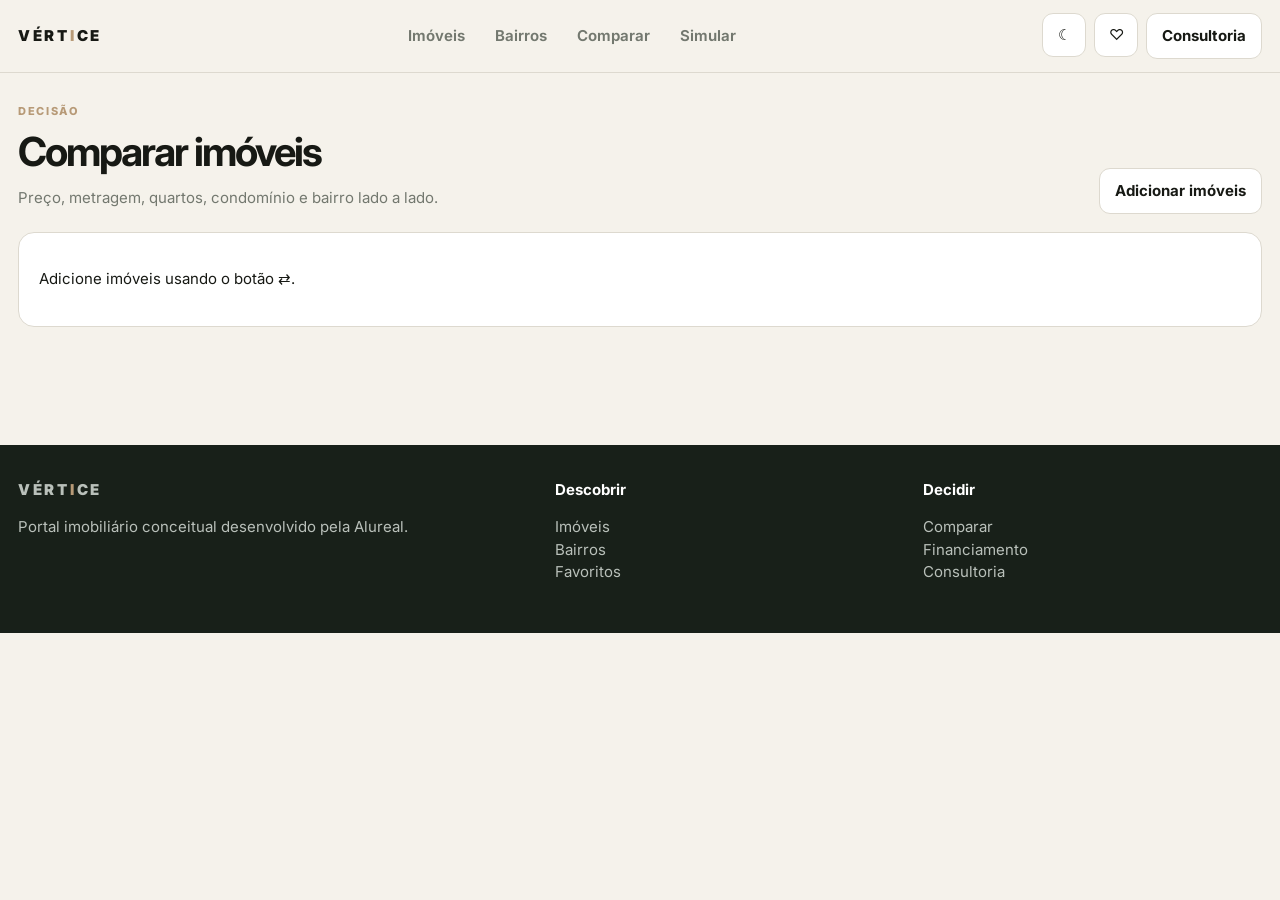
<file: comparar.html>
<!doctype html><html lang="pt-BR"><head><meta charset="utf-8"><meta name="viewport" content="width=device-width,initial-scale=1,maximum-scale=1,user-scalable=no,viewport-fit=cover"><title>VÉRTICE — Comparar imóveis</title><link href="https://fonts.googleapis.com/css2?family=Inter:wght@400;500;600;700;800&display=swap" rel="stylesheet"><link rel="stylesheet" href="vertice-app.css?v=20260929-1820"></head><body><div data-shell-header></div><main class="page"><div class="wrap"><header class="page-head"><div><span class="eyebrow">Decisão</span><h1>Comparar imóveis</h1><p>Preço, metragem, quartos, condomínio e bairro lado a lado.</p></div><a class="secondary" href="imoveis.html">Adicionar imóveis</a></header><section class="compare-table" data-compare-table></section></div></main><div data-shell-footer></div><script src="vertice-data.js?v=20260929-1820"></script><script src="vertice-app.js?v=20260929-1820"></script></body></html>
</file>
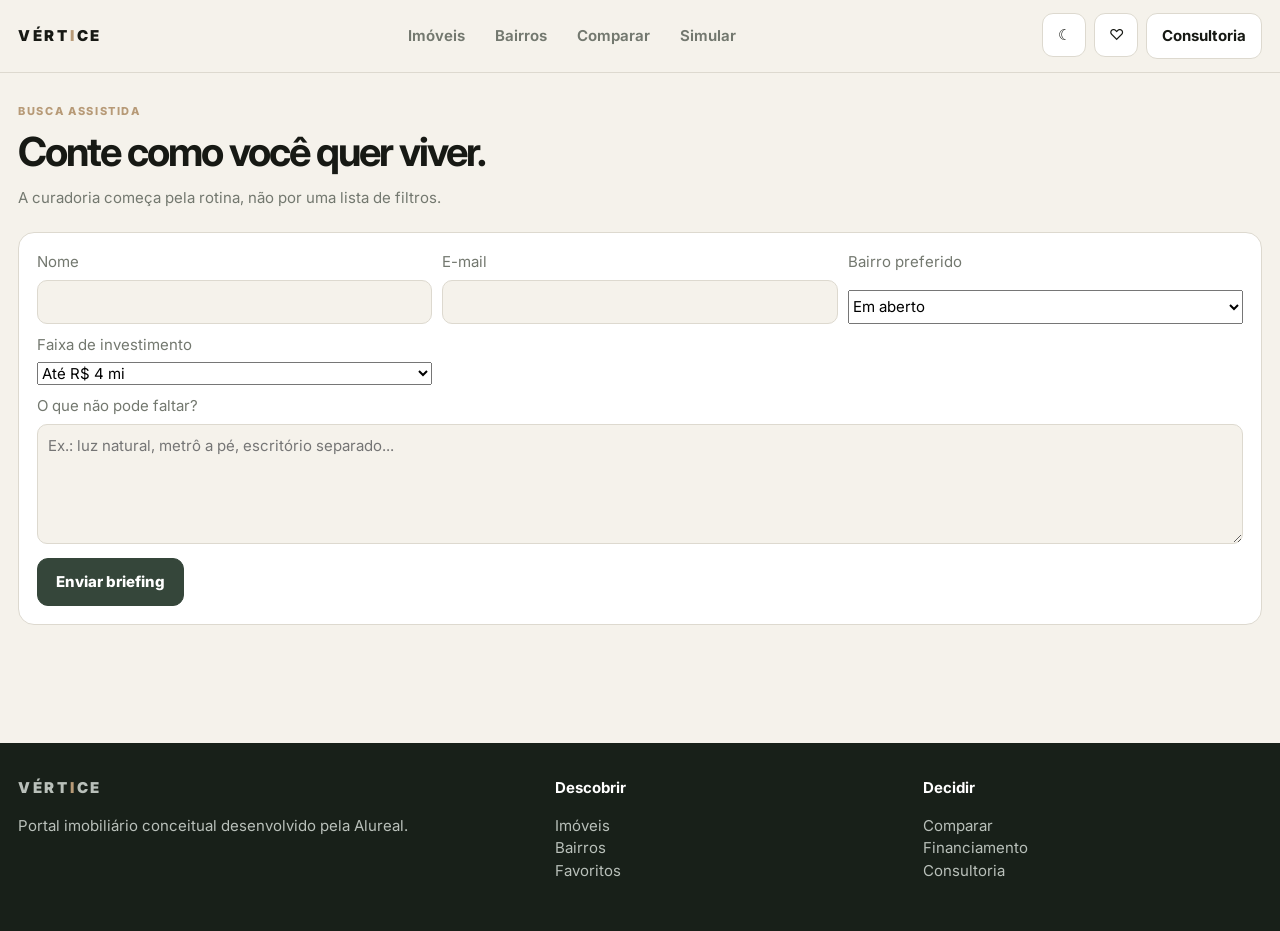
<file: consultoria.html>
<!doctype html><html lang="pt-BR"><head><meta charset="utf-8"><meta name="viewport" content="width=device-width,initial-scale=1,maximum-scale=1,user-scalable=no,viewport-fit=cover"><title>VÉRTICE — Consultoria</title><link href="https://fonts.googleapis.com/css2?family=Inter:wght@400;500;600;700;800&display=swap" rel="stylesheet"><link rel="stylesheet" href="vertice-app.css?v=20260929-1820"></head><body><div data-shell-header></div><main class="page"><div class="wrap"><header class="page-head"><div><span class="eyebrow">Busca assistida</span><h1>Conte como você quer viver.</h1><p>A curadoria começa pela rotina, não por uma lista de filtros.</p></div></header><form class="calculator"><div class="calc-grid"><label>Nome<input required></label><label>E-mail<input type="email" required></label><label>Bairro preferido<select><option>Em aberto</option><option>Jardins</option><option>Pinheiros</option><option>Vila Madalena</option></select></label><label>Faixa de investimento<select><option>Até R$ 4 mi</option><option>R$ 4–7 mi</option><option>Acima de R$ 7 mi</option></select></label><label style="grid-column:1/-1">O que não pode faltar?<textarea style="min-height:120px;border:1px solid var(--line);border-radius:10px;background:var(--bg);color:var(--ink);padding:10px" placeholder="Ex.: luz natural, metrô a pé, escritório separado..."></textarea></label></div><button class="primary" style="margin-top:14px">Enviar briefing</button></form></div></main><div data-shell-footer></div><script src="vertice-data.js?v=20260929-1820"></script><script src="vertice-app.js?v=20260929-1820"></script></body></html>
</file>
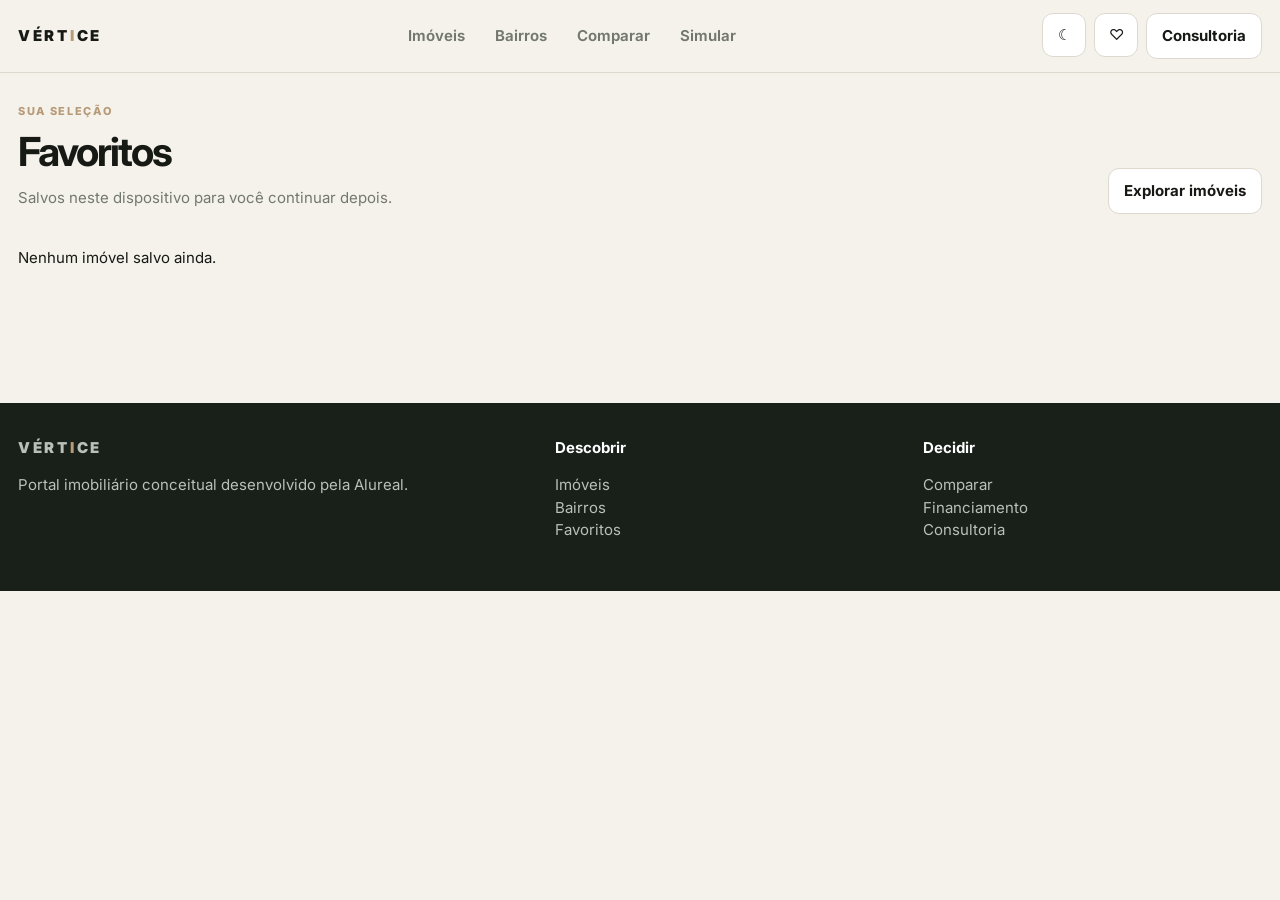
<file: favoritos.html>
<!doctype html><html lang="pt-BR"><head><meta charset="utf-8"><meta name="viewport" content="width=device-width,initial-scale=1,maximum-scale=1,user-scalable=no,viewport-fit=cover"><title>VÉRTICE — Favoritos</title><link href="https://fonts.googleapis.com/css2?family=Inter:wght@400;500;600;700;800&display=swap" rel="stylesheet"><link rel="stylesheet" href="vertice-app.css?v=20260929-1820"></head><body><div data-shell-header></div><main class="page"><div class="wrap"><header class="page-head"><div><span class="eyebrow">Sua seleção</span><h1>Favoritos</h1><p>Salvos neste dispositivo para você continuar depois.</p></div><a class="secondary" href="imoveis.html">Explorar imóveis</a></header><section class="property-grid" data-favorites></section></div></main><div data-compare-bar class="compare-bar"><span><strong data-compare-count>0</strong> imóveis para comparar</span><a class="primary" href="comparar.html">Comparar agora</a></div><div data-shell-footer></div><script src="vertice-data.js?v=20260929-1820"></script><script src="vertice-app.js?v=20260929-1820"></script></body></html>
</file>
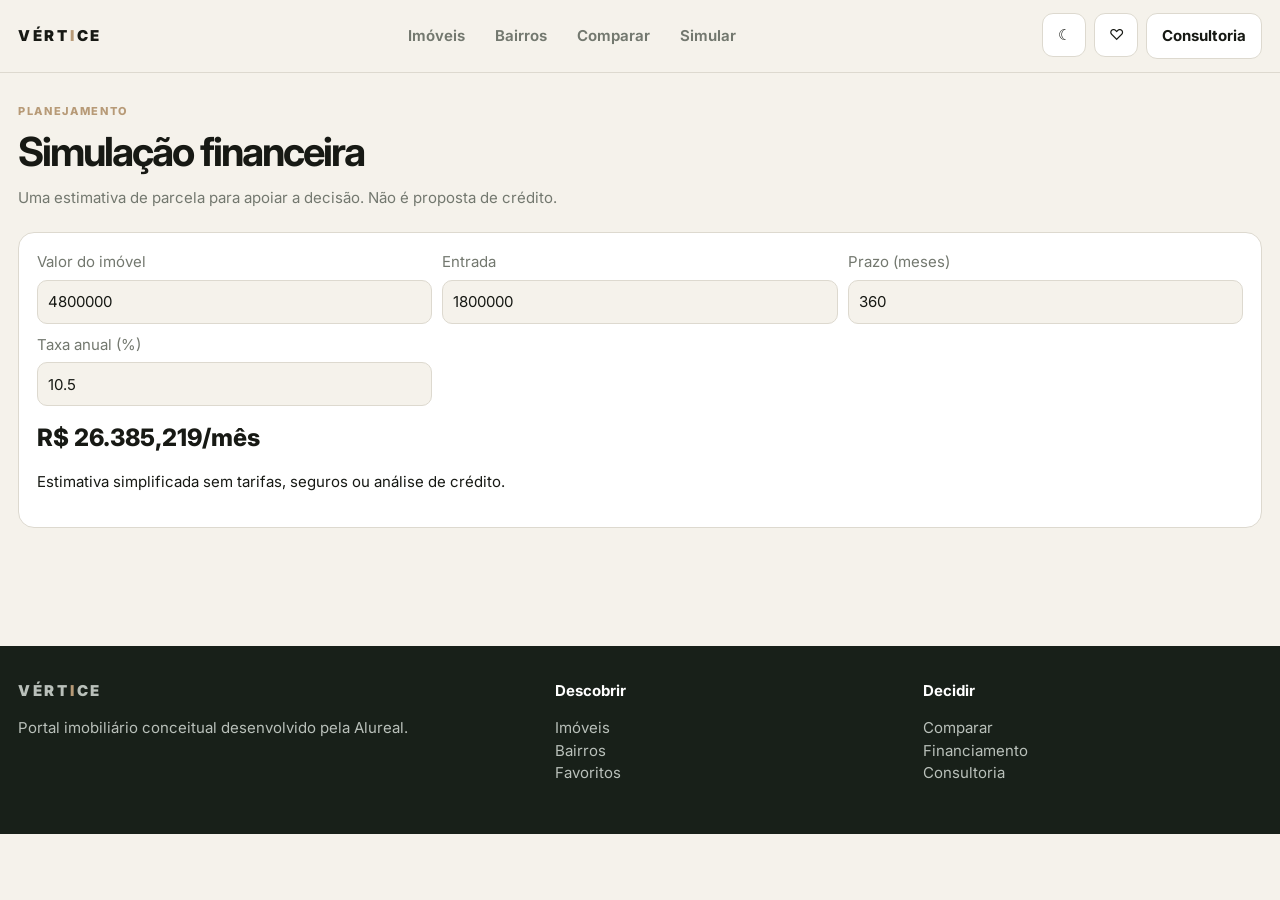
<file: financiamento.html>
<!doctype html><html lang="pt-BR"><head><meta charset="utf-8"><meta name="viewport" content="width=device-width,initial-scale=1,maximum-scale=1,user-scalable=no,viewport-fit=cover"><title>VÉRTICE — Simulação financeira</title><link href="https://fonts.googleapis.com/css2?family=Inter:wght@400;500;600;700;800&display=swap" rel="stylesheet"><link rel="stylesheet" href="vertice-app.css?v=20260929-1820"></head><body><div data-shell-header></div><main class="page"><div class="wrap"><header class="page-head"><div><span class="eyebrow">Planejamento</span><h1>Simulação financeira</h1><p>Uma estimativa de parcela para apoiar a decisão. Não é proposta de crédito.</p></div></header><form class="calculator" data-calculator><div class="calc-grid"><label>Valor do imóvel<input name="price" type="number" value="4800000"></label><label>Entrada<input name="down" type="number" value="1800000"></label><label>Prazo (meses)<input name="months" type="number" value="360"></label><label>Taxa anual (%)<input name="rate" type="number" step=".1" value="10.5"></label></div><div class="calc-result" data-payment></div><p>Estimativa simplificada sem tarifas, seguros ou análise de crédito.</p></form></div></main><div data-shell-footer></div><script src="vertice-data.js?v=20260929-1820"></script><script src="vertice-app.js?v=20260929-1820"></script></body></html>
</file>
<file: vertice-app.css>
:root{--bg:#f5f2eb;--surface:#fff;--ink:#171914;--muted:#73786f;--line:#ddd9cf;--brand:#35463a;--accent:#b79a77;--soft:#e9e5dc;--danger:#a44f46;--shadow:0 18px 55px rgba(43,47,39,.10);--max:1320px}:root[data-theme="dark"]{--bg:#0d100d;--surface:#151915;--ink:#f3f0e8;--muted:#a2a89f;--line:#2a302b;--brand:#93aa98;--accent:#c6ab88;--soft:#202620;--shadow:0 18px 55px #0006}*{box-sizing:border-box}html{scroll-behavior:smooth;-webkit-text-size-adjust:100%}body{margin:0;background:var(--bg);color:var(--ink);font:15px/1.5 Inter,Arial,sans-serif;overflow-x:hidden}a{color:inherit;text-decoration:none}button,input,select,textarea{font:inherit}.wrap{width:min(calc(100% - 36px),var(--max));margin:auto}.topbar{position:sticky;top:0;z-index:80;background:color-mix(in srgb,var(--bg) 92%,transparent);backdrop-filter:blur(18px);border-bottom:1px solid var(--line)}.topbar-row{min-height:72px;display:grid;grid-template-columns:auto 1fr auto;gap:18px;align-items:center}.logo{font-weight:900;letter-spacing:.18em}.logo i{color:var(--accent);font-style:normal}.nav{display:flex;justify-content:center;gap:6px}.nav a{padding:10px 12px;border-radius:10px;color:var(--muted);font-weight:650}.nav a:hover,.nav a.active{background:var(--surface);color:var(--ink)}.actions{display:flex;gap:8px}.icon-btn,.primary,.secondary{border:1px solid var(--line);border-radius:11px;background:var(--surface);color:var(--ink);cursor:pointer}.icon-btn{width:44px;height:44px;display:grid;place-items:center}.primary{background:var(--brand);border-color:var(--brand);color:white;font-weight:800;padding:12px 18px}.secondary{padding:11px 15px;font-weight:700}.hero{padding:46px 0 24px}.hero-grid{display:grid;grid-template-columns:1.05fr .95fr;gap:32px;align-items:center}.eyebrow{font-size:11px;text-transform:uppercase;letter-spacing:.15em;color:var(--accent);font-weight:800}.hero h1{font-size:clamp(52px,8vw,100px);line-height:.92;letter-spacing:-.065em;margin:14px 0}.hero p{font-size:18px;color:var(--muted);max-width:650px}.hero-visual{min-height:520px;border-radius:28px;overflow:hidden;position:relative;background:#777}.hero-visual img{position:absolute;inset:0;width:100%;height:100%;object-fit:cover}.hero-visual:after{content:"";position:absolute;inset:0;background:linear-gradient(0deg,#111a,#1110 55%)}.hero-label{position:absolute;z-index:2;left:22px;right:22px;bottom:20px;color:white}.hero-label h2{font-size:32px;margin:4px 0}.search-panel{margin-top:22px;background:var(--surface);border:1px solid var(--line);border-radius:18px;padding:14px;box-shadow:var(--shadow);display:grid;grid-template-columns:1.2fr 1fr 1fr auto;gap:10px}.search-panel label{display:grid;gap:5px;color:var(--muted);font-size:11px}.search-panel select,.search-panel input{height:44px;border:1px solid var(--line);border-radius:10px;background:var(--bg);color:var(--ink);padding:0 10px}.section{padding:38px 0}.section-head{display:flex;justify-content:space-between;gap:18px;align-items:end;margin-bottom:18px}.section-head h2{font-size:30px;letter-spacing:-.04em;margin:0}.section-head p{margin:4px 0 0;color:var(--muted)}.property-grid{display:grid;grid-template-columns:repeat(3,1fr);gap:14px}.property-card{background:var(--surface);border:1px solid var(--line);border-radius:18px;overflow:hidden;transition:.2s}.property-card:hover{transform:translateY(-2px);box-shadow:var(--shadow)}.property-photo{aspect-ratio:1.35;position:relative;overflow:hidden}.property-photo img{width:100%;height:100%;object-fit:cover}.badges{position:absolute;left:10px;top:10px;display:flex;gap:6px}.badge{background:#ffffffee;color:#222;border-radius:999px;padding:6px 9px;font-size:10px;font-weight:800}.fav-btn,.compare-btn{position:absolute;top:10px;width:38px;height:38px;border-radius:50%;border:0;background:#ffffffee;display:grid;place-items:center;cursor:pointer}.fav-btn{right:10px}.compare-btn{right:54px;font-size:11px;font-weight:800}.fav-btn.active,.compare-btn.active{background:var(--brand);color:white}.property-body{padding:15px}.property-body h3{margin:2px 0;font-size:18px}.property-body p{color:var(--muted);margin:7px 0;font-size:13px}.property-meta{display:flex;gap:9px;flex-wrap:wrap;color:var(--muted);font-size:12px}.property-price{font-size:19px;font-weight:800;margin-top:12px}.neighborhood-grid{display:grid;grid-template-columns:repeat(3,1fr);gap:14px}.neighborhood{background:var(--surface);border:1px solid var(--line);border-radius:18px;overflow:hidden}.neighborhood img{width:100%;height:230px;object-fit:cover}.neighborhood-body{padding:16px}.neighborhood-body h3{margin:0}.neighborhood-score{display:inline-block;margin-top:8px;background:var(--soft);padding:6px 8px;border-radius:999px;font-size:11px}.page{padding:26px 0 70px}.page-head{display:flex;justify-content:space-between;gap:18px;align-items:end;margin-bottom:18px}.page-head h1{font-size:40px;letter-spacing:-.05em;margin:0}.page-head p{color:var(--muted);margin:5px 0}.listing-layout{display:grid;grid-template-columns:250px 1fr;gap:20px}.filters{background:var(--surface);border:1px solid var(--line);border-radius:16px;padding:16px;align-self:start;position:sticky;top:92px}.filters label{display:grid;gap:6px;margin-bottom:12px;color:var(--muted);font-size:12px}.filters select,.filters input{height:43px;border:1px solid var(--line);border-radius:9px;background:var(--bg);color:var(--ink);padding:0 10px}.detail-grid{display:grid;grid-template-columns:1.2fr .8fr;gap:22px}.gallery{display:grid;grid-template-columns:2fr 1fr;gap:8px}.gallery img{width:100%;height:100%;object-fit:cover}.gallery-main{min-height:520px;border-radius:18px;overflow:hidden}.gallery-side{display:grid;gap:8px}.gallery-side div{height:256px;border-radius:18px;overflow:hidden}.detail-card{background:var(--surface);border:1px solid var(--line);border-radius:18px;padding:20px;align-self:start;position:sticky;top:92px}.detail-card h1{font-size:32px;margin:4px 0}.facts{display:grid;grid-template-columns:repeat(4,1fr);gap:8px;margin:18px 0}.fact{background:var(--soft);border-radius:12px;padding:12px}.fact strong{display:block;font-size:20px}.tag-row{display:flex;gap:8px;flex-wrap:wrap}.tag{background:var(--soft);border-radius:999px;padding:6px 9px;font-size:11px}.calculator{background:var(--surface);border:1px solid var(--line);border-radius:16px;padding:18px}.calc-grid{display:grid;grid-template-columns:repeat(3,1fr);gap:10px}.calculator label{display:grid;gap:6px;color:var(--muted)}.calculator input{height:44px;border:1px solid var(--line);border-radius:10px;background:var(--bg);color:var(--ink);padding:0 10px}.calc-result{margin-top:14px;font-size:24px;font-weight:800}.compare-bar{position:fixed;left:50%;bottom:18px;z-index:70;transform:translateX(-50%);background:#1b271f;color:white;border-radius:16px;padding:12px 16px;display:none;align-items:center;gap:18px;box-shadow:0 14px 40px #0004}.compare-bar.show{display:flex}.compare-table{overflow:auto;background:var(--surface);border:1px solid var(--line);border-radius:16px}.compare-row{display:grid;grid-template-columns:180px repeat(3,minmax(220px,1fr));border-bottom:1px solid var(--line)}.compare-row>*{padding:14px;border-right:1px solid var(--line)}.app-footer{margin-top:48px;background:#182019;color:white}.footer-grid{display:grid;grid-template-columns:1.2fr .8fr .8fr;gap:28px;padding:34px 0}.app-footer p,.app-footer a{color:#b9c0ba}.mobile-nav{display:none}@media(max-width:980px){.nav{display:none}.hero-grid,.listing-layout,.detail-grid{grid-template-columns:1fr}.property-grid{grid-template-columns:repeat(2,1fr)}.neighborhood-grid{grid-template-columns:1fr 1fr}.filters,.detail-card{position:static}.search-panel{grid-template-columns:1fr 1fr}.gallery-main{min-height:400px}.footer-grid{grid-template-columns:1fr 1fr}}@media(max-width:680px){body{padding-bottom:66px}.wrap{width:min(calc(100% - 24px),var(--max))}.topbar-row{min-height:66px}.logo{font-size:14px}.actions .secondary{display:none}.hero{padding-top:28px}.hero-visual{min-height:380px}.search-panel{grid-template-columns:1fr}.property-grid,.neighborhood-grid{grid-template-columns:1fr}.gallery{grid-template-columns:1fr}.gallery-side{grid-template-columns:1fr 1fr}.gallery-side div{height:170px}.facts{grid-template-columns:1fr 1fr}.calc-grid{grid-template-columns:1fr}.page-head{align-items:flex-start;flex-direction:column}.mobile-nav{position:fixed;left:0;right:0;bottom:0;z-index:80;height:64px;background:var(--brand);display:grid;grid-template-columns:repeat(4,1fr);box-shadow:0 -8px 28px #0003}.mobile-nav a{display:grid;place-items:center;align-content:center;color:white;font-size:20px}.mobile-nav span{font-size:10px;font-weight:800}.compare-bar{bottom:74px;max-width:calc(100% - 24px);width:max-content}.app-footer{padding-bottom:24px}}
</file>
